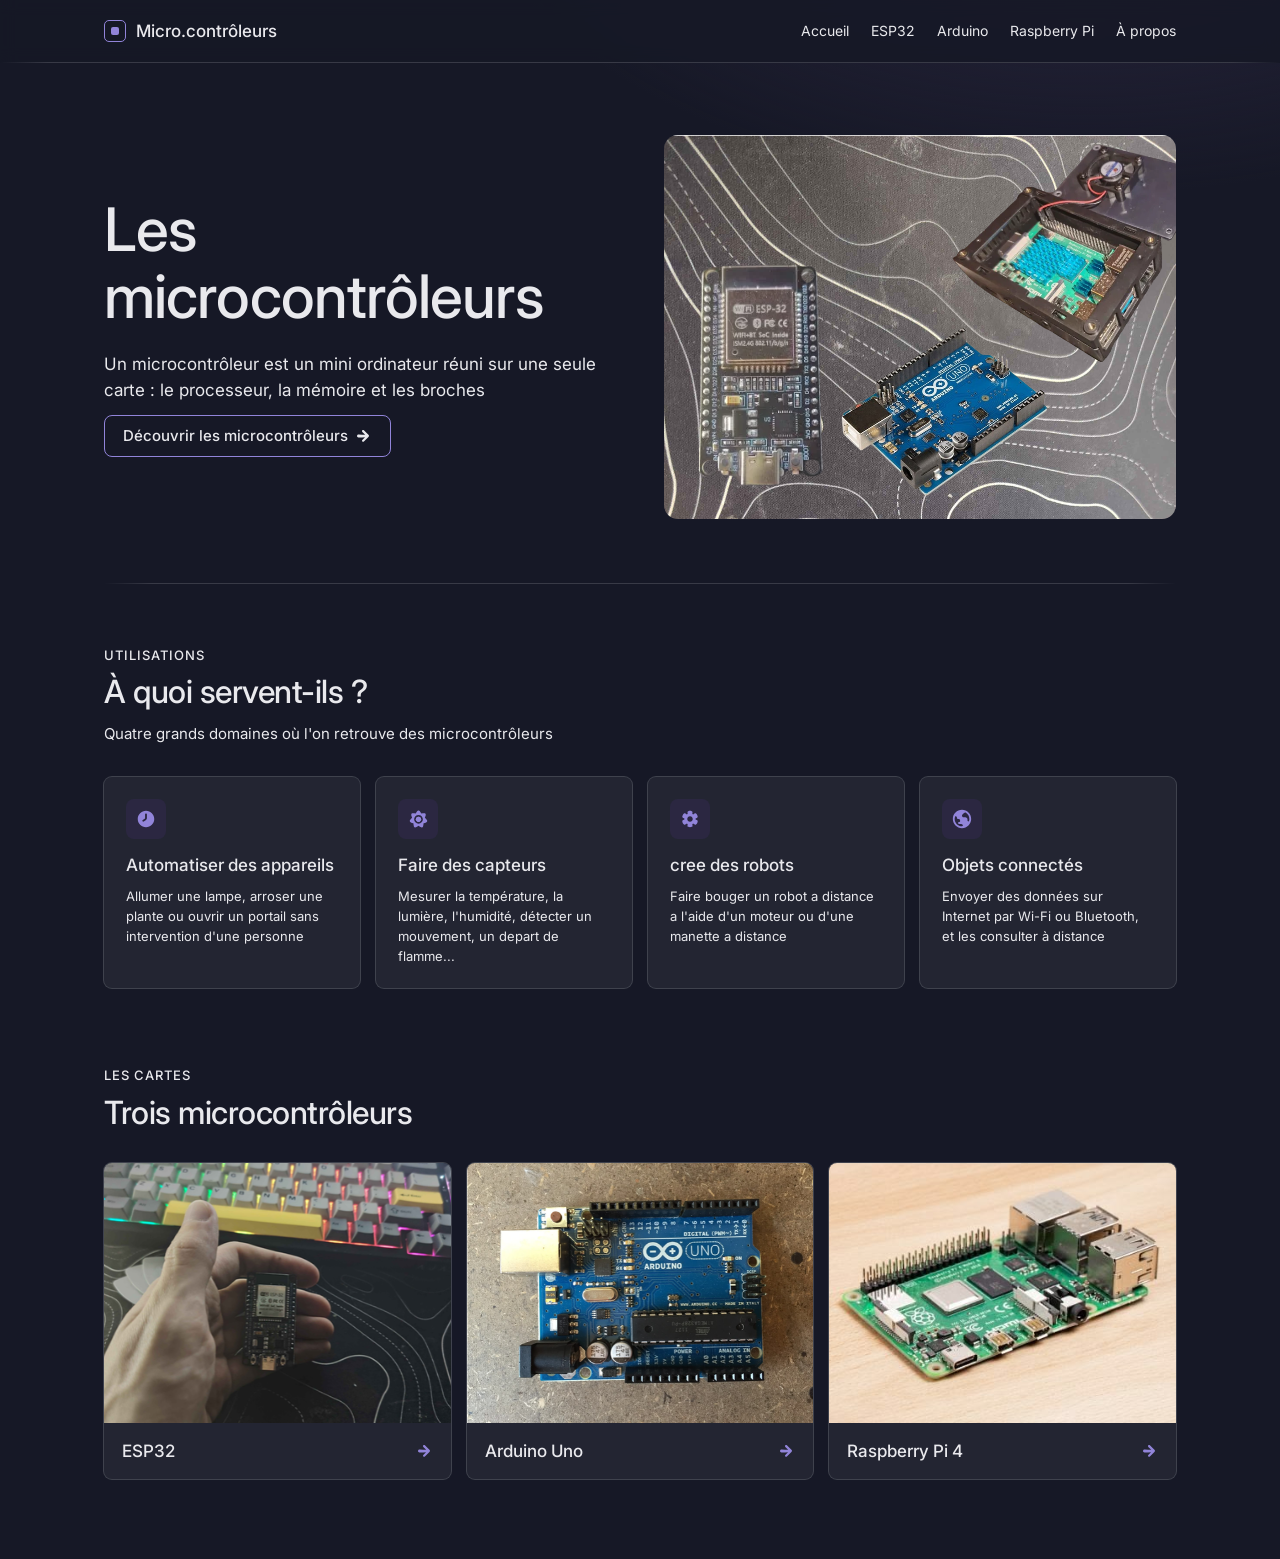
<file: index.html>
<!DOCTYPE html>
<html lang="fr">
<head>
  <meta charset="utf-8">
  <meta name="viewport" content="width=device-width, initial-scale=1">
  <title>Les microcontrôleurs</title>
  <link rel="stylesheet" href="style.css">
</head>
<body>
<div class="page">

  <header class="entete">
    <nav class="menu">
      <a class="marque" href="index.html">
        <span class="logo"><span class="logo-point"></span></span>
        <span>Micro.contrôleurs</span>
      </a>

      <button class="burger" id="bouton-menu" aria-label="Ouvrir le menu">
        <span class="icon icon-7"></span>
      </button>

      <div class="liens" id="liens">
        <a href="index.html" aria-current="page">Accueil</a>
        <a href="esp32.html">ESP32</a>
        <a href="arduino.html">Arduino</a>
        <a href="raspberry-pi.html">Raspberry Pi</a>
        <a href="a-propos.html">À propos</a>
      </div>
    </nav>
    <div class="trait"></div>
  </header>

  <main class="contenu">

    <section class="hero">
      <div class="hero-texte">
        <h1 class="hero-titre">Les microcontrôleurs</h1>
        <p class="accroche">Un microcontrôleur est un mini ordinateur réuni sur une seule carte : le processeur, la mémoire et les broches</p>
        <a class="bouton bouton-violet bouton-grand" href="#appareils">
          Découvrir les microcontrôleurs
          <span class="icon icon-6"></span>
        </a>
      </div>

      <img class="image photo-14 photo-4-3" src="images/3-microcontroleurs.png" alt="Un ESP32, un Arduino Uno et un Raspberry Pi 4 posés côte à côte">
    </section>

    <div class="trait"></div>

    <section class="bloc">
      <p class="surtitre">Utilisations</p>
      <h2 class="titre-bloc">À quoi servent-ils ?</h2>
      <p class="sous-titre">Quatre grands domaines où l'on retrouve des microcontrôleurs</p>

      <div class="grille-4">
        <div class="carte">
          <span class="pastille"><span class="icon icon-1"></span></span>
          <div class="carte-titre espace-haut">Automatiser des appareils</div>
          <p class="carte-texte">Allumer une lampe, arroser une plante ou ouvrir un portail sans intervention d'une personne</p>
        </div>
        <div class="carte">
          <span class="pastille"><span class="icon icon-2"></span></span>
          <div class="carte-titre espace-haut">Faire des capteurs</div>
          <p class="carte-texte">Mesurer la température, la lumière, l'humidité, détecter un mouvement, un depart de flamme...</p>
        </div>
        <div class="carte">
          <span class="pastille"><span class="icon icon-3"></span></span>
          <div class="carte-titre espace-haut">cree des robots </div>
          <p class="carte-texte">Faire bouger un robot a distance a l'aide d'un moteur ou d'une manette a distance</p>
        </div>
        <div class="carte">
          <span class="pastille"><span class="icon icon-4"></span></span>
          <div class="carte-titre espace-haut">Objets connectés</div>
          <p class="carte-texte">Envoyer des données sur Internet par Wi-Fi ou Bluetooth, et les consulter à distance</p>
        </div>
      </div>
    </section>

    <section id="appareils" class="bloc-cartes">
      <p class="surtitre">Les cartes</p>
      <h2 class="titre-cartes">Trois microcontrôleurs</h2>

      <div class="grille-3">
        <a href="esp32.html" class="carte carte-lien">
          <img src="images/ESP32.png" class="image photo-4-3" alt="">
          <div class="bas-carte">
            <div class="carte-titre">ESP32</div>
            <span class="icon icon-6 fleche-carte"></span>
          </div>
        </a>
        <a href="arduino.html" class="carte carte-lien">
          <img src="images/arduino.png" class="image photo-4-3" alt="">
          <div class="bas-carte">
            <div class="carte-titre">Arduino Uno</div>
            <span class="icon icon-6 fleche-carte"></span>
          </div>
        </a>
        <a href="raspberry-pi.html" class="carte carte-lien">
          <img src="images/raspberry-pi.png" class="image photo-4-3" alt="">
          <div class="bas-carte">
            <div class="carte-titre">Raspberry Pi 4</div>
            <span class="icon icon-6 fleche-carte"></span>
          </div>
        </a>
      </div>
    </section>
  </main>
</div>
</body>
</html>
</file>
<file: style.css>
@import url('https://fonts.googleapis.com/css2?family=Inter:wght@400;500;600;700&display=swap');

:root {
  --fond: #161826;
  --fond-carte: #232532;
  --texte: #e9e9ed;
  --violet: #9184d9;
  --violet-sombre: #2b2741;
  --gris-800: #3f424d;
  --trait: rgba(233, 233, 237, 0.16);
}

* { box-sizing: border-box; }

html {
  scroll-behavior: smooth;
  scroll-padding-top: 90px;
}

body {
  margin: 0;
  background: var(--fond);
  color: var(--texte);
  font-family: "Inter", system-ui, sans-serif;
  font-size: 15px;
  line-height: 1.55;
}

h1, h2, h3, h4 {
  font-family: "Inter", system-ui, sans-serif;
  font-weight: 500;
  line-height: 1.12;
  letter-spacing: -0.015em;
  margin: 0 0 5.6px;
}

h1 { font-size: 42px; }
h2 { font-size: 32px; }
h3 { font-size: 25px; }
h4 { font-size: 20px; }

p { margin: 0 0 8.4px; }

a { color: inherit; text-underline-offset: 3px; }

:focus { outline: none; }
:focus-visible { outline: 2px solid var(--violet); outline-offset: 2px; }
::selection { background: rgba(145, 132, 217, 0.3); }

.page {
  min-height: 100vh;
  background:
    radial-gradient(900px 500px at 85% -10%, var(--violet-sombre), transparent 70%),
    var(--fond);
}

.contenu {
  max-width: 1120px;
  margin: 0 auto;
  padding: 0 24px;
}

.page-interne { padding: 64px 24px 80px; }

.trait {
  height: 1px;
  background: linear-gradient(to right,
    transparent,
    var(--trait) 48px,
    var(--trait) calc(100% - 48px),
    transparent);
}

.entete {
  position: sticky;
  top: 0;
  z-index: 10;
  background: rgba(22, 24, 38, 0.88);
  backdrop-filter: blur(8px);
}

.menu {
  display: flex;
  align-items: center;
  gap: 11.2px;
  flex-wrap: wrap;
  max-width: 1120px;
  margin: 0 auto;
  padding: 14px 24px;
}

.marque {
  display: flex;
  align-items: center;
  gap: 10px;
  margin-right: auto;
  font-size: 17px;
  font-weight: 500;
  text-decoration: none;
}

.logo {
  width: 22px;
  height: 22px;
  border: 1.5px solid var(--violet);
  border-radius: 5px;
  display: grid;
  place-items: center;
}

.logo-point {
  width: 8px;
  height: 8px;
  background: var(--violet);
  border-radius: 2px;
}

.burger {
  display: none;
  width: 44px;
  height: 44px;
  padding: 0;
  background: transparent;
  color: var(--texte);
  border: 1px solid var(--trait);
  border-radius: 8px;
  cursor: pointer;
  align-items: center;
  justify-content: center;
}

.burger.ouvert .icon-7 { -webkit-mask-image: url(icons/cross.svg); mask-image: url(icons/cross.svg); }

.liens {
  display: flex;
  gap: 22px;
}

.liens a {
  padding: 6px 0;
  text-decoration: none;
  font-size: 14px;
}

.icon {
  display: inline-block;
  width: 22px;
  height: 22px;
  background: currentColor;
  -webkit-mask-position: center;
  mask-position: center;
  -webkit-mask-size: contain;
  mask-size: contain;
  -webkit-mask-repeat: no-repeat;
  mask-repeat: no-repeat;
}

.icon-1 { -webkit-mask-image: url(icons/clock.svg); mask-image: url(icons/clock.svg); }
.icon-2 { -webkit-mask-image: url(icons/sun.svg); mask-image: url(icons/sun.svg); }
.icon-3 { -webkit-mask-image: url(icons/gears.svg); mask-image: url(icons/gears.svg); }
.icon-4 { -webkit-mask-image: url(icons/globe.svg); mask-image: url(icons/globe.svg); }
.icon-5 { -webkit-mask-image: url(icons/info.svg); mask-image: url(icons/info.svg); }
.icon-6 {
  width: 18px;
  height: 18px;
  -webkit-mask-image: url(icons/arrow-right.svg);
  mask-image: url(icons/arrow-right.svg);
}
.icon-7 { -webkit-mask-image: url(icons/menu.svg); mask-image: url(icons/menu.svg); }

.bouton {
  display: inline-flex;
  align-items: center;
  justify-content: center;
  gap: 6px;
  padding: 5.6px 10.08px;
  border: 1px solid transparent;
  border-radius: 8px;
  background: transparent;
  color: var(--texte);
  font-family: "Inter", system-ui, sans-serif;
  font-weight: 500;
  font-size: 14px;
  line-height: 1.2;
  text-decoration: none;
  cursor: pointer;
}

.bouton-violet {
  border-color: var(--violet);
}

.bouton-violet:hover { background: rgba(145, 132, 217, 0.12); }
.bouton-violet:active { background: rgba(145, 132, 217, 0.22); }

.bouton-grand {
  padding: 11px 18px;
  font-size: 15px;
}

.tag {
  display: inline-flex;
  align-items: center;
  padding: 3px 10px;
  border-radius: 6px;
  background: var(--gris-800);
  letter-spacing: 0.02em;
}

.etiquettes {
  display: flex;
  flex-wrap: wrap;
  gap: 6px;
}

.carte {
  display: flex;
  flex-direction: column;
  gap: 10px;
  padding: 22px;
  border-radius: 8px;
  background: var(--fond-carte);
  box-shadow: 0 0 0 1px var(--gris-800);
}

.carte-lien,
.carte-fiche {
  padding: 0;
  gap: 0;
  overflow: hidden;
}

.carte-lien { text-decoration: none; }

.carte-projet {
  background: transparent;
  box-shadow: inset 0 0 0 1px var(--trait);
}

.pastille {
  width: 40px;
  height: 40px;
  border-radius: 8px;
  background: var(--violet-sombre);
  color: var(--violet);
  display: grid;
  place-items: center;
}

.carte-titre {
  font-family: "Inter", system-ui, sans-serif;
  font-weight: 500;
  font-size: 17px;
  line-height: 1.2;
}

.carte-texte {
  margin: 0;
  font-size: 13px;
}

.carte-texte-14 { font-size: 14px; }

.etiquette {
  font-size: 10px;
  letter-spacing: 0.1em;
  text-transform: uppercase;
}

.espace-haut { margin-top: 6px; }

.fleche-carte { color: var(--violet); }

.bas-carte {
  padding: 18px;
  display: flex;
  align-items: center;
  justify-content: space-between;
  gap: 8px;
}

.texte-fiche {
  padding: 22px;
  display: flex;
  flex-direction: column;
  gap: 10px;
}

.titre-carte { margin: 0; }

.image {
  display: block;
  width: 100%;
  object-fit: cover;
  background: rgba(127, 127, 127, 0.08);
}

.avatar {
  width: 48px;
  height: 48px;
  border-radius: 50%;
}

.personne {
  display: flex;
  align-items: center;
  gap: 12px;
}

.photo-14 { border-radius: 14px; }
.photo-8 { border-radius: 8px; }

.photo-4-3 { aspect-ratio: 4 / 3; }
.photo-3-2 { aspect-ratio: 3 / 2; }

.surtitre {
  margin: 0 0 12px;
  font-size: 13px;
  line-height: 1.12;
  font-weight: 500;
  letter-spacing: 0.08em;
  text-transform: uppercase;
}

.hero {
  display: grid;
  grid-template-columns: repeat(auto-fit, minmax(300px, 1fr));
  gap: 48px;
  align-items: center;
  padding: 72px 0 64px;
}

.hero-texte { max-width: 520px; }

.hero .surtitre { margin-bottom: 16px; }

.hero-titre {
  font-size: clamp(40px, 6vw, 60px);
  margin-bottom: 20px;
}

.accroche {
  margin: 0 0 12px;
  font-size: 17px;
  text-wrap: pretty;
}

.chapeau {
  margin: 0 0 40px;
  max-width: 560px;
  font-size: 16px;
  text-wrap: pretty;
}

.chapeau-large { max-width: 600px; }

.titre-page { margin-bottom: 14px; }

.bloc { padding: 64px 0 80px; }
.bloc-cartes { padding: 0 0 80px; scroll-margin-top: 90px; }

.titre-bloc { margin-bottom: 12px; }
.titre-cartes { margin-bottom: 32px; }

.sous-titre {
  max-width: 520px;
  margin-bottom: 32px;
}

.grille-4 {
  display: grid;
  grid-template-columns: repeat(auto-fit, minmax(230px, 1fr));
  gap: 16px;
}

.grille-3 {
  display: grid;
  grid-template-columns: repeat(auto-fit, minmax(240px, 1fr));
  gap: 16px;
}

.grille-2 {
  display: grid;
  grid-template-columns: repeat(auto-fit, minmax(300px, 1fr));
  gap: 20px;
  align-items: start;
}

.grille-infos {
  display: grid;
  grid-template-columns: repeat(auto-fit, minmax(260px, 1fr));
  gap: 16px;
}

.liste {
  margin: 0;
  padding-left: 18px;
  display: grid;
  gap: 4px;
  font-size: 14px;
}

.liens-sources { display: grid; gap: 4px; }

@media (max-width: 719.98px) {
  .burger { display: inline-flex; }
  .liens { display: none; }

  .liens.ouvert {
    display: flex;
    flex-direction: column;
    width: 100%;
    gap: 22px;
    padding-top: 12px;
  }
}
</file>
